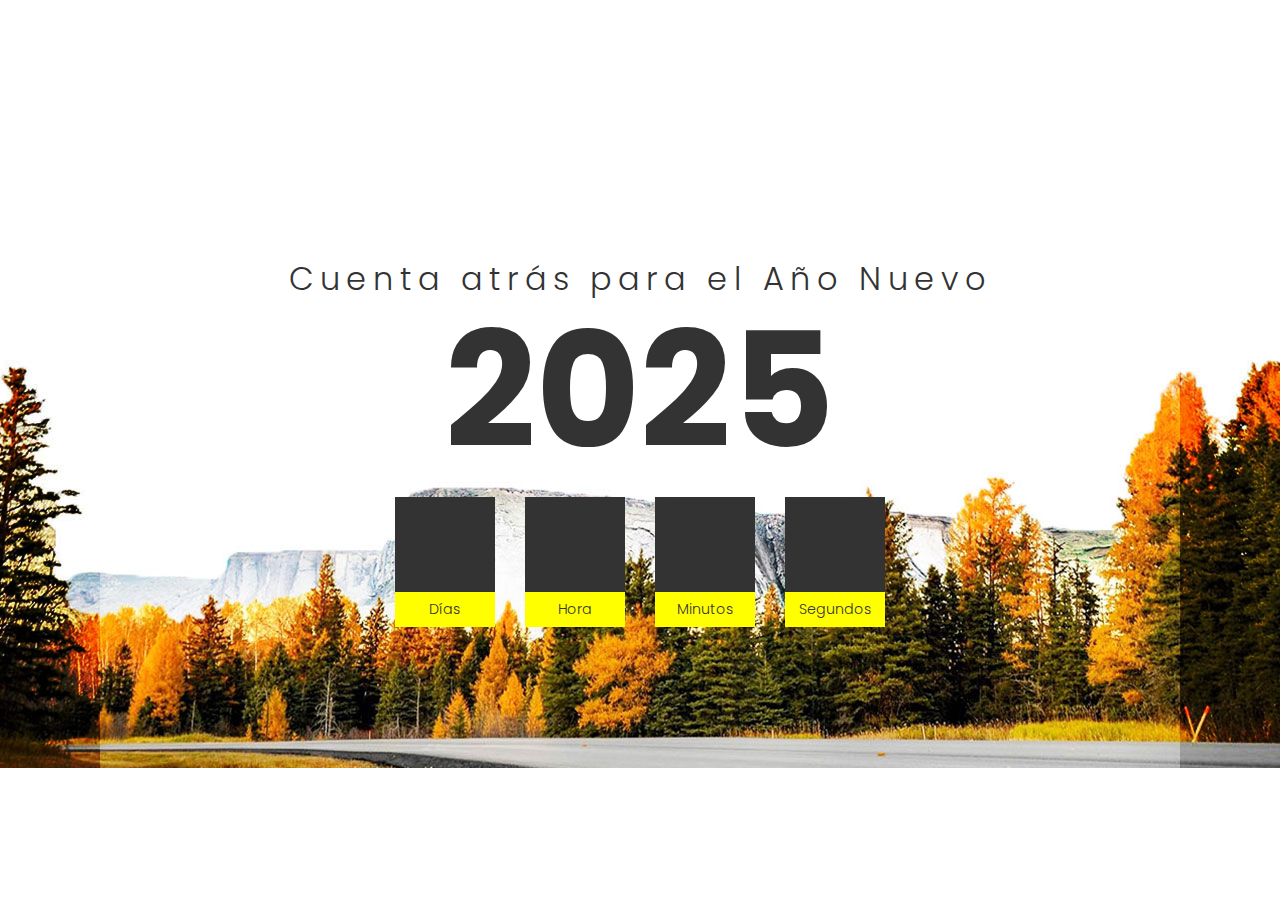
<file: Coming Soon Page 2/index.html>
<!DOCTYPE html>
<html lang="es">
<head>
  <!--==================== METADATOS ====================-->
  <meta charset="UTF-8">
  <meta name="viewport" content="width=device-width, initial-scale=1.0">
  <meta http-equiv="X-UA-Compatible" content="ie=edge">
  <meta name="description" content="Timer-Alarms-Countdowns">
  <meta name="keywords" content="HTML-CSS-JS">
  <meta name="author" content="Rocio Cuello">

  <!--==================== CSS ====================-->
  <link rel="stylesheet" href="assets/css/style.css">

  <!--==================== TITULO ====================-->
  <title>Timer-Alarms-Countdowns | Coming Soon Page</title>

  <!--==================== ICONO DE PESTAÑA ====================-->
  <link rel="icon" sizes="64x64" href="assets/img/favicon.webp"> 
  <link rel="icon" sizes="64x64" href="assets/img/favicon.png"> 
</head>
<body>
  <div class="container">
    <h2><span>Cuenta atrás para el Año Nuevo </span>2025</h2>
    <div class="countdown">
      <div id="day"></div>
      <div id="hour"></div>
      <div id="minute"></div>
      <div id="second"></div>
    </div>
  </div>
  <!--==================== SCRIPT ====================-->
  <script src="assets/js/script.js"></script>
</body>
</html>
</file>
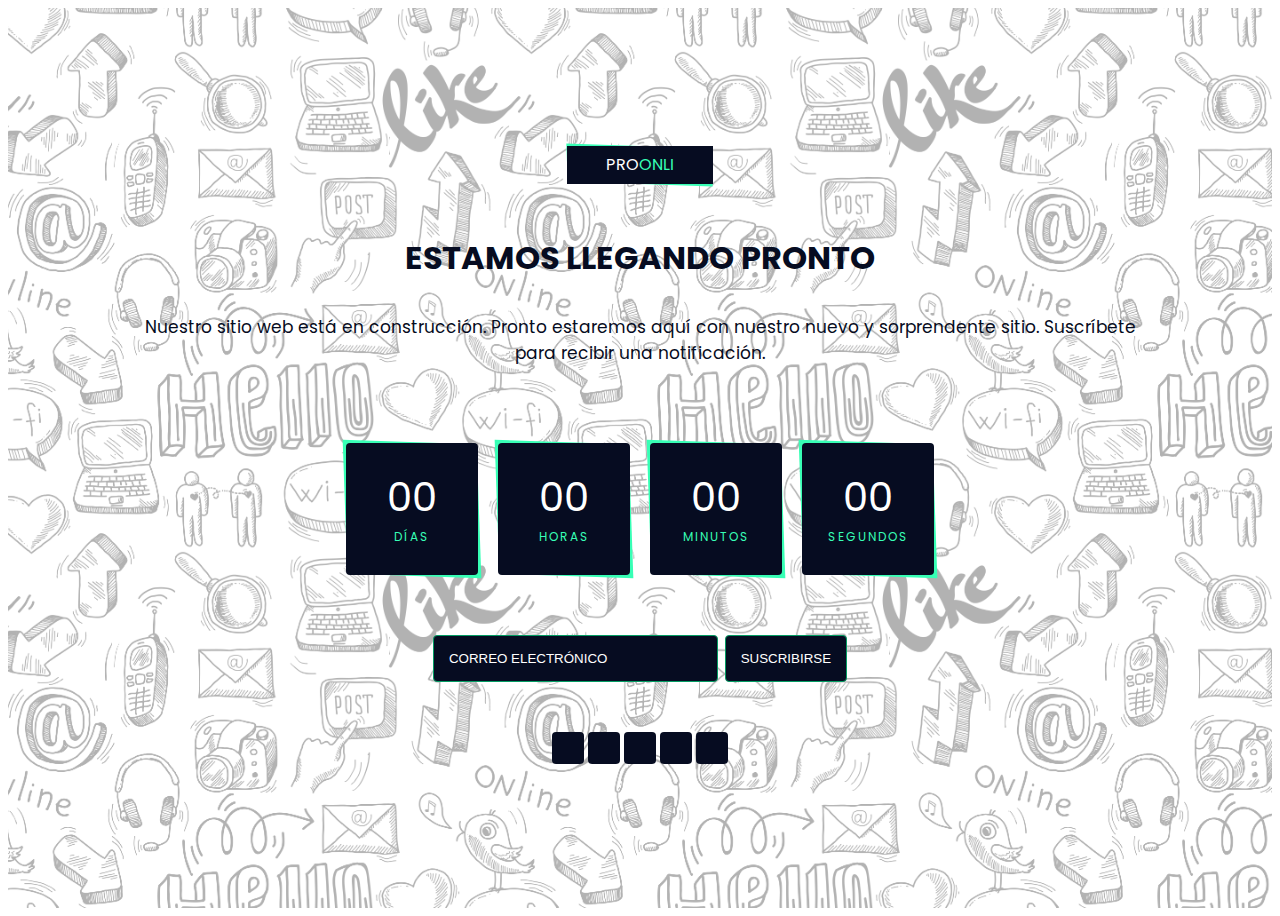
<file: Coming Soon Page 3/index.html>
<!DOCTYPE html>
<html lang="es">
<head>
  <!--==================== METADATOS ====================-->
  <meta charset="UTF-8">
  <meta name="viewport" content="width=device-width, initial-scale=1.0">
  <meta http-equiv="X-UA-Compatible" content="ie=edge">
  <meta name="description" content="Timer-Alarms-Countdowns">
  <meta name="keywords" content="HTML-CSS-JS">
  <meta name="author" content="Rocio Cuello">

  <!--==================== CSS ====================-->
  <link rel="stylesheet" href="assets/css/style.css">

  <!--==================== TITULO ====================-->
  <title>Timer-Alarms-Countdowns | Coming Soon Page</title>

  <!--==================== ICONO DE PESTAÑA ====================-->
  <link rel="icon" sizes="64x64" href="assets/img/favicon.webp"> 
  <link rel="icon" sizes="64x64" href="assets/img/favicon.png"> 
  
  <!--==================== ICONOS ====================-->
  <link rel="stylesheet" href="https://cdnjs.cloudflare.com/ajax/libs/font-awesome/6.7.1/css/all.min.css" integrity="sha512-5Hs3dF2AEPkpNAR7UiOHba+lRSJNeM2ECkwxUIxC1Q/FLycGTbNapWXB4tP889k5T5Ju8fs4b1P5z/iB4nMfSQ==" crossorigin="anonymous" referrerpolicy="no-referrer" />
</head>
<body>
  <section class="coming-soon-page">
    <div class="content-wrp">
      <div class="brand-name">
        Pro<span>Onli</span>
      </div>
      <h1 class="brand-head">Estamos llegando pronto</h1>
      <p class="brand-desc">
        Nuestro sitio web está en construcción. Pronto estaremos aquí con nuestro nuevo y sorprendente sitio. Suscríbete para recibir una notificación.
      </p>
      <div class="countdown">
        <div class="box">
          <div class="num days">00</div>
          <span>Días</span>
        </div>
        <div class="box">
          <div class="num hours">00</div>
          <span>Horas</span>
        </div>
        <div class="box">
          <div class="num minutes">00</div>
          <span>Minutos</span>
        </div>
        <div class="box">
          <div class="num seconds">00</div>
          <span>Segundos</span>
        </div>
      </div>
      <form action="" class="subscribe-form">
        <div class="field-wrp">
          <input type="email" placeholder="Correo electrónico" required />
          <button type="submit">Suscribirse</button>
        </div>
      </form>
      <div class="social-shares">
        <a href=""><i class="fa-brands fa-facebook"></i></a>
        <a href=""><i class="fa-brands fa-x-twitter"></i></a>
        <a href=""><i class="fa-brands fa-instagram"></i></a>
        <a href=""><i class="fa-brands fa-pinterest"></i></a>
        <a href=""><i class="fa-brands fa-linkedin"></i></a>
      </div>
    </div>
    <div class="scrollbg"></div>
  </section>
  <!--==================== SCRIPT ====================-->
  <script src="https://cdnjs.cloudflare.com/ajax/libs/jquery/3.7.1/jquery.min.js" integrity="sha512-v2CJ7UaYy4JwqLDIrZUI/4hqeoQieOmAZNXBeQyjo21dadnwR+8ZaIJVT8EE2iyI61OV8e6M8PP2/4hpQINQ/g==" crossorigin="anonymous" referrerpolicy="no-referrer"></script>
  <script src="assets/js/script.js"></script>
</body>
</html>
</file>
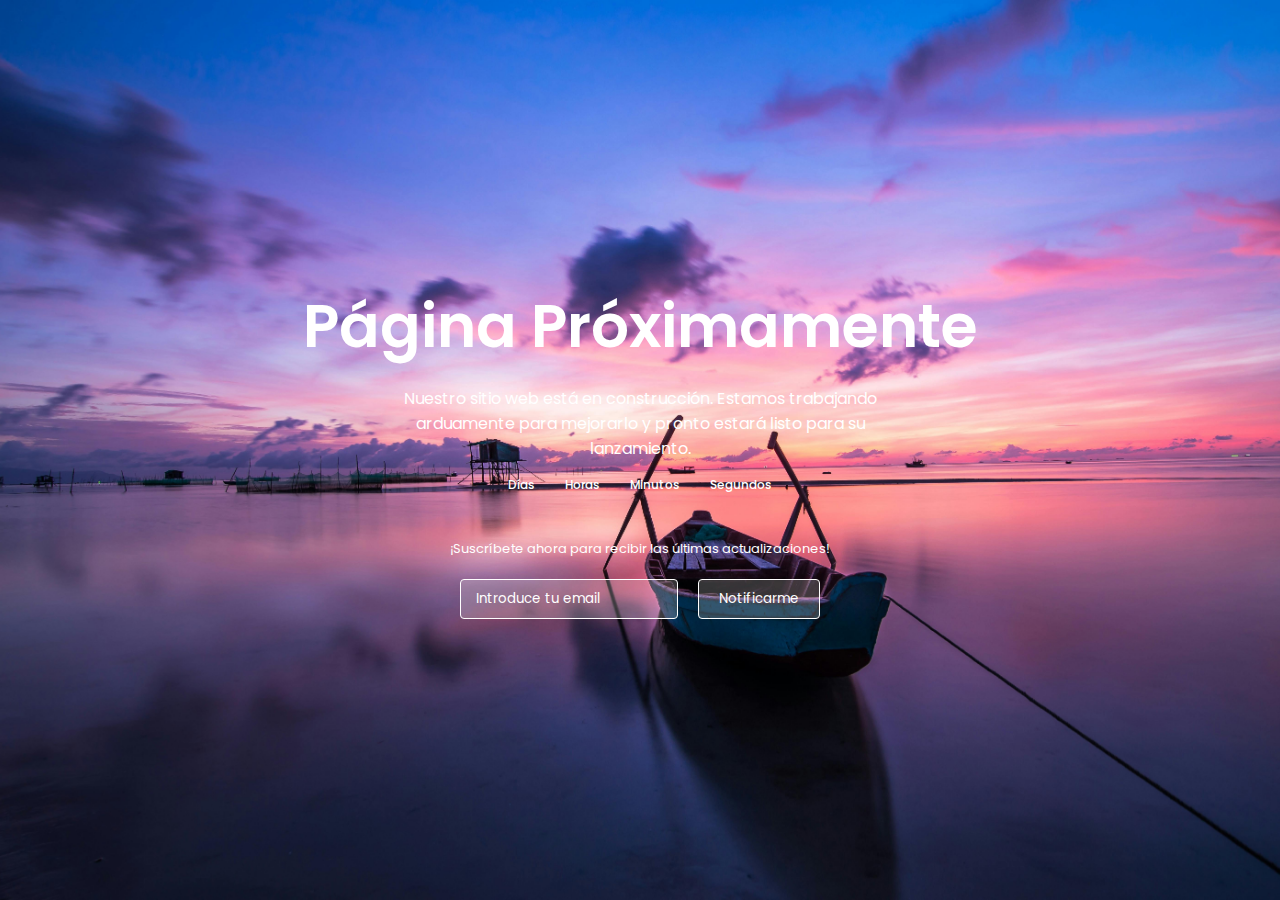
<file: Coming Soon Page/index.html>
<!DOCTYPE html>
<html lang="es">
<head>
  <!--==================== METADATOS ====================-->
  <meta charset="UTF-8">
  <meta name="viewport" content="width=device-width, initial-scale=1.0">
  <meta http-equiv="X-UA-Compatible" content="ie=edge">
  <meta name="description" content="Timer-Alarms-Countdowns">
  <meta name="keywords" content="HTML-CSS-JS">
  <meta name="author" content="Rocio Cuello">

  <!--==================== CSS ====================-->
  <link rel="stylesheet" href="assets/css/style.css">

  <!--==================== TITULO ====================-->
  <title>Timer-Alarms-Countdowns | Coming Soon Page</title>

  <!--==================== ICONO DE PESTAÑA ====================-->
  <link rel="icon" sizes="64x64" href="assets/img/favicon.webp"> 
  <link rel="icon" sizes="64x64" href="assets/img/favicon.png"> 
</head>
<body>
  <section class="container">
    <img src="assets/img/fondo.jpg" alt="" class="image" />
    <header>Página Próximamente</header>
    <p>
      Nuestro sitio web está en construcción. Estamos trabajando arduamente para mejorarlo y pronto estará listo para su lanzamiento.
    </p>
    <div class="time-content">
      <div class="time days">
        <span class="number"></span>
        <span class="text">días</span>
      </div>
      <div class="time hours">
        <span class="number"></span>
        <span class="text">horas</span>
      </div>
      <div class="time minutes">
        <span class="number"></span>
        <span class="text">minutos</span>
      </div>
      <div class="time seconds">
        <span class="number"></span>
        <span class="text">segundos</span>
      </div>
    </div>
    <div class="email-content">
      <p>¡Suscríbete ahora para recibir las últimas actualizaciones!</p>
      <div class="input-box">
        <input type="email" placeholder="Introduce tu email" />
        <button>Notificarme</button>
      </div>
    </div>
  </section>
  <!--==================== SCRIPT ====================-->
  <script src="assets/js/script.js"></script>
</body>
</html>
</file>
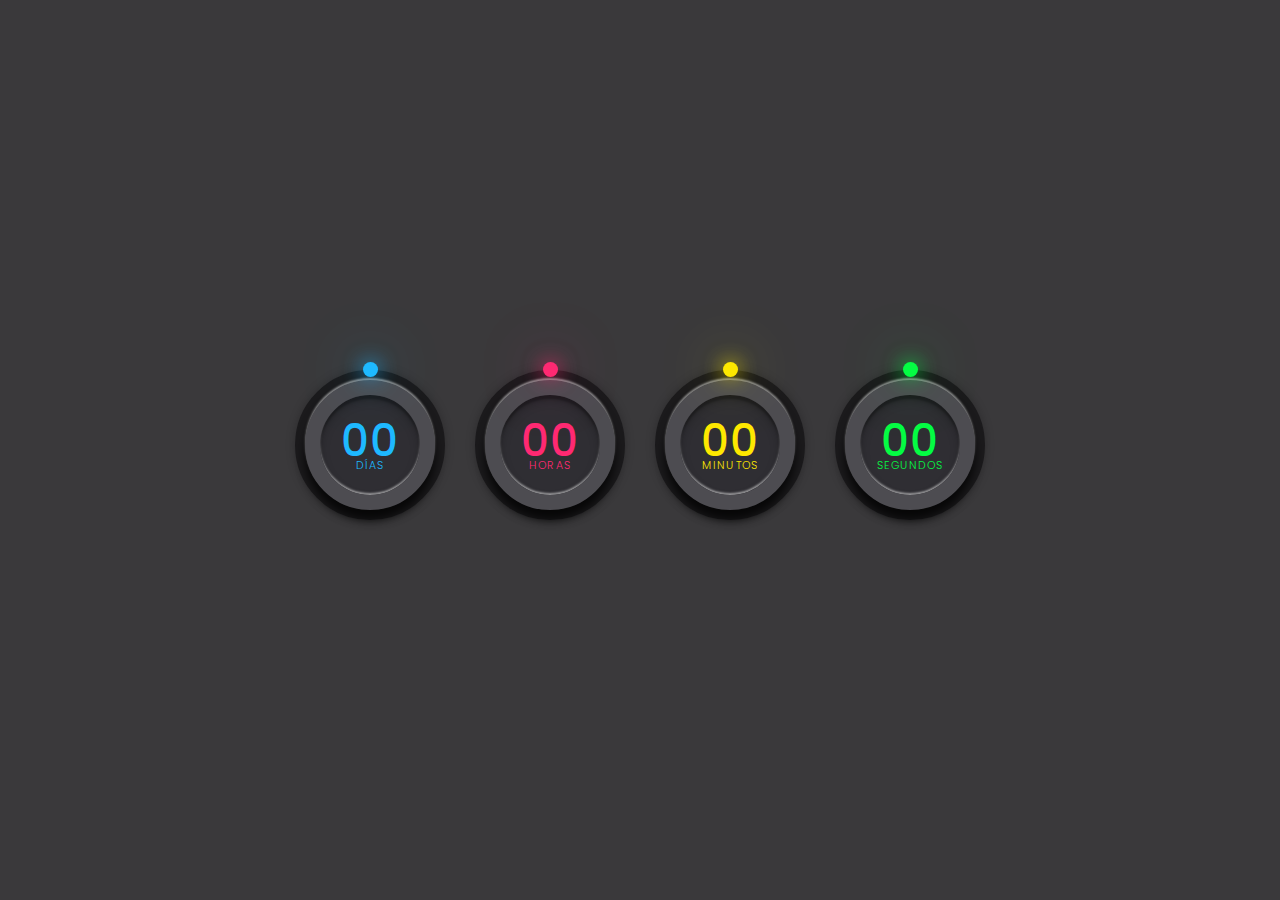
<file: Countdown Timer 2/index.html>
<!DOCTYPE html>
<html lang="es">
<head>
  <!--==================== METADATOS ====================-->
  <meta charset="UTF-8">
  <meta name="viewport" content="width=device-width, initial-scale=1.0">
  <meta http-equiv="X-UA-Compatible" content="ie=edge">
  <meta name="description" content="Timer-Alarms-Countdowns">
  <meta name="keywords" content="HTML-CSS-JS">
  <meta name="author" content="Rocio Cuello">

  <!--==================== CSS ====================-->
  <link rel="stylesheet" href="assets/css/style.css">

  <!--==================== TITULO ====================-->
  <title>Timer-Alarms-Countdowns | Countdown Timer</title>

  <!--==================== ICONO DE PESTAÑA ====================-->
  <link rel="icon" sizes="64x64" href="assets/img/favicon.webp"> 
  <link rel="icon" sizes="64x64" href="assets/img/favicon.png"> 
</head>
<body>
  <div id="time">
    <div class="circle" style="--clr:#1eb9ff;">
      <div class="dots day_dot"></div>
      <svg>
        <circle cx="70" cy="70" r="70"></circle>
        <circle cx="70" cy="70" r="70" id="dd"></circle>
      </svg>
      <div id="days">00<br><span>Días</span></div>
    </div>
    <div class="circle" style="--clr:#ff2972;">
      <div class="dots hr_dot"></div>
      <svg>
        <circle cx="70" cy="70" r="70"></circle>
        <circle cx="70" cy="70" r="70" id="hh"></circle>
      </svg>
      <div id="hours">00<br><span>Horas</span></div>
    </div>
    <div class="circle" style="--clr:#fee800;">
      <div class="dots min_dot"></div>
      <svg>
        <circle cx="70" cy="70" r="70"></circle>
        <circle cx="70" cy="70" r="70" id="mm"></circle>
      </svg>
      <div id="minutes">00<br><span>Minutos</span></div>
    </div>
    <div class="circle" style="--clr:#04fc43;">
      <div class="dots sec_dot"></div>
      <svg>
        <circle cx="70" cy="70" r="70"></circle>
        <circle cx="70" cy="70" r="70" id="ss"></circle>
      </svg>
      <div id="seconds">00<br><span>Segundos</span></div>
    </div>
  </div>
  <h2 class="newYear">2025<br><span>Feliz Año Nuevo</span></h2>
  <!--==================== SCRIPT ====================-->
  <script src="assets/js/script.js"></script>
</body>
</html>
</file>
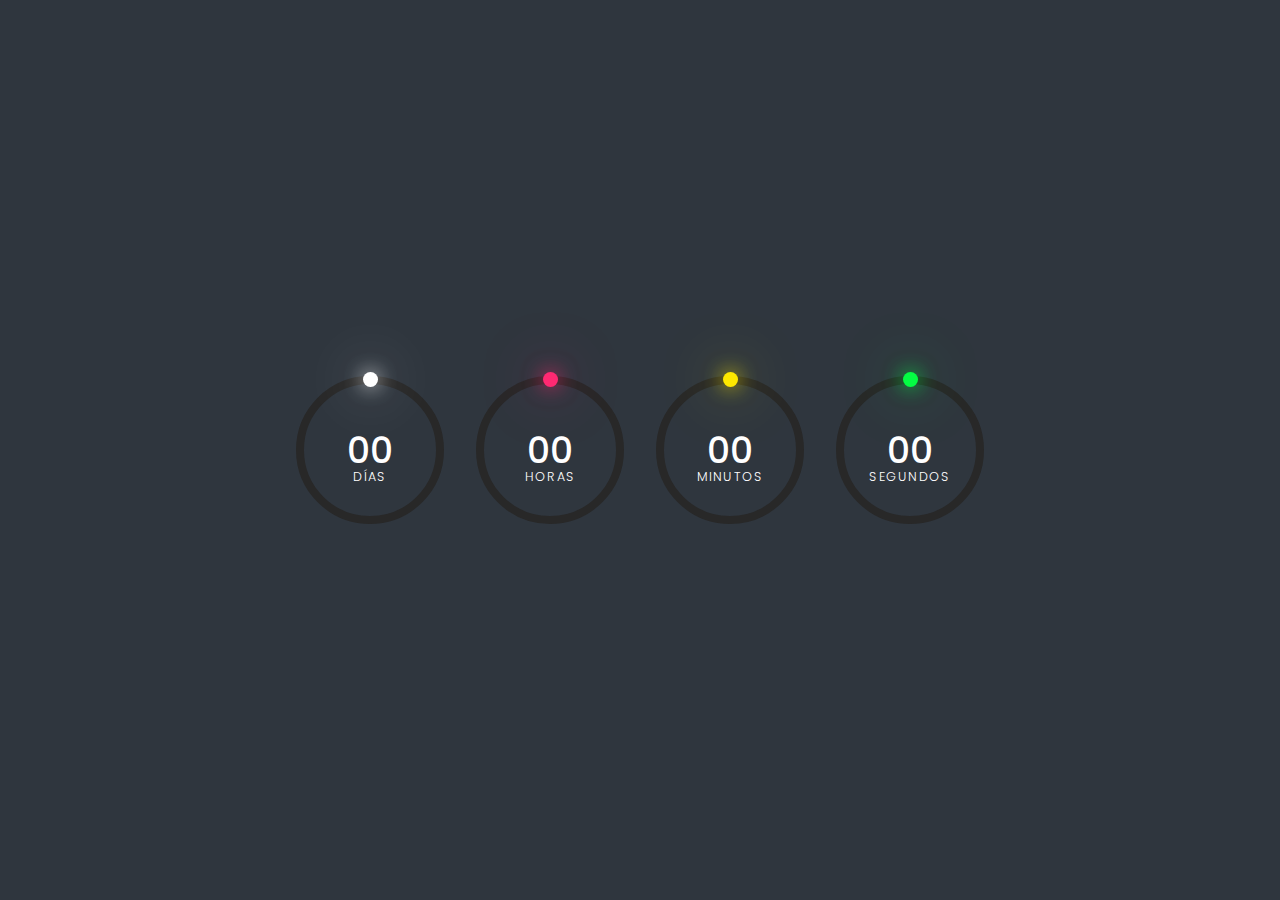
<file: Countdown Timer/index.html>
<!DOCTYPE html>
<html lang="es">
<head>
  <!--==================== METADATOS ====================-->
  <meta charset="UTF-8">
  <meta name="viewport" content="width=device-width, initial-scale=1.0">
  <meta http-equiv="X-UA-Compatible" content="ie=edge">
  <meta name="description" content="Timer-Alarms-Countdowns">
  <meta name="keywords" content="HTML-CSS-JS">
  <meta name="author" content="Rocio Cuello">

  <!--==================== CSS ====================-->
  <link rel="stylesheet" href="assets/css/style.css">

  <!--==================== TITULO ====================-->
  <title>Timer-Alarms-Countdowns | Countdown Timer</title>

  <!--==================== ICONO DE PESTAÑA ====================-->
  <link rel="icon" sizes="64x64" href="assets/img/favicon.webp"> 
  <link rel="icon" sizes="64x64" href="assets/img/favicon.png"> 
</head>
<body>
  <div id="time">
    <div class="circle" style="--clr:#ffffff;">
      <div class="dots day_dot"></div>
      <svg>
        <circle cx="70" cy="70" r="70"></circle>
        <circle cx="70" cy="70" r="70" id="dd"></circle>
      </svg>
      <div id="days">00<br><span>Días</span></div>
    </div>
    <div class="circle" style="--clr:#ff2972;">
      <div class="dots hr_dot"></div>
      <svg>
        <circle cx="70" cy="70" r="70"></circle>
        <circle cx="70" cy="70" r="70" id="hh"></circle>
      </svg>
      <div id="hours">00<br><span>Horas</span></div>
    </div>
    <div class="circle" style="--clr:#fee800;">
      <div class="dots min_dot"></div>
      <svg>
        <circle cx="70" cy="70" r="70"></circle>
        <circle cx="70" cy="70" r="70" id="mm"></circle>
      </svg>
      <div id="minutes">00<br><span>Minutos</span></div>
    </div>
    <div class="circle" style="--clr:#04fc43;">
      <div class="dots sec_dot"></div>
      <svg>
        <circle cx="70" cy="70" r="70"></circle>
        <circle cx="70" cy="70" r="70" id="ss"></circle>
      </svg>
      <div id="seconds">00<br><span>Segundos</span></div>
    </div>
  </div>
  <h2 class="newYear">2025<br><span>Feliz Año Nuevo</span></h2>
  <!--==================== SCRIPT ====================-->
  <script src="assets/js/script.js"></script>
</body>
</html>
</file>
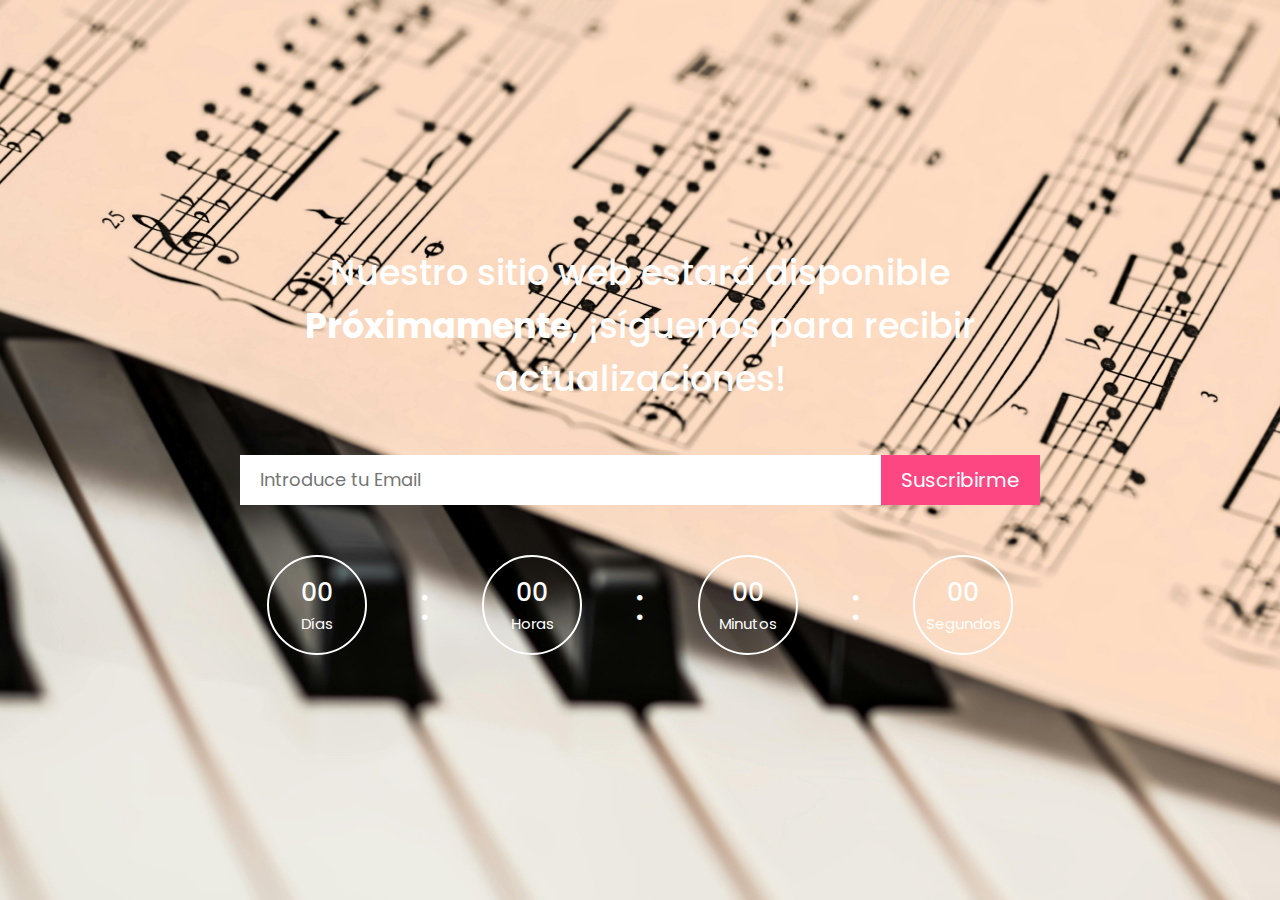
<file: Responsive Coming Soon Page Design/index.html>
<!DOCTYPE html>
<html lang="es">
<head>
  <!--==================== METADATOS ====================-->
  <meta charset="UTF-8">
  <meta name="viewport" content="width=device-width, initial-scale=1.0">
  <meta http-equiv="X-UA-Compatible" content="ie=edge">
  <meta name="description" content="Timer-Alarms-Countdowns">
  <meta name="keywords" content="HTML-CSS-JS">
  <meta name="author" content="Rocio Cuello">

  <!--==================== CSS ====================-->
  <link rel="stylesheet" href="assets/css/style.css">

  <!--==================== TITULO ====================-->
  <title>Timer-Alarms-Countdowns | Responsive Coming Soon Page Design</title>

  <!--==================== ICONO DE PESTAÑA ====================-->
  <link rel="icon" sizes="64x64" href="assets/img/favicon.webp"> 
  <link rel="icon" sizes="64x64" href="assets/img/favicon.png"> 
</head>
<body>
  <div class="wrapper">
    <div class="title">
      Nuestro sitio web estará disponible <span>Próximamente</span>, ¡síguenos para recibir actualizaciones!
    </div>
    <form action="#" class="form">
       <div class="email-field">
          <input type="email" placeholder="Introduce tu Email" required>
          <button type="submit">Suscribirme</button>
       </div>
    </form>
    <div class="count-down">
       <div class="timer day">
          <div class="count">
             <div class="numb">
                00
             </div>
             <div class="text">
                Días
             </div>
          </div>
       </div>
       <div class="clone">
          :
       </div>
       <div class="timer hour">
          <div class="count">
             <div class="numb">
                00
             </div>
             <div class="text">
                Horas
             </div>
          </div>
       </div>
       <div class="clone">
          :
       </div>
       <div class="timer min">
          <div class="count">
             <div class="numb">
                00
             </div>
             <div class="text">
                Minutos
             </div>
          </div>
       </div>
       <div class="clone">
          :
       </div>
       <div class="timer sec">
          <div class="count">
             <div class="numb">
                00
             </div>
             <div class="text">
                Segundos
             </div>
          </div>
       </div>
    </div>
 </div>
  <!--==================== SCRIPT ====================-->
  <script src="assets/js/script.js"></script>
</body>
</html>
</file>
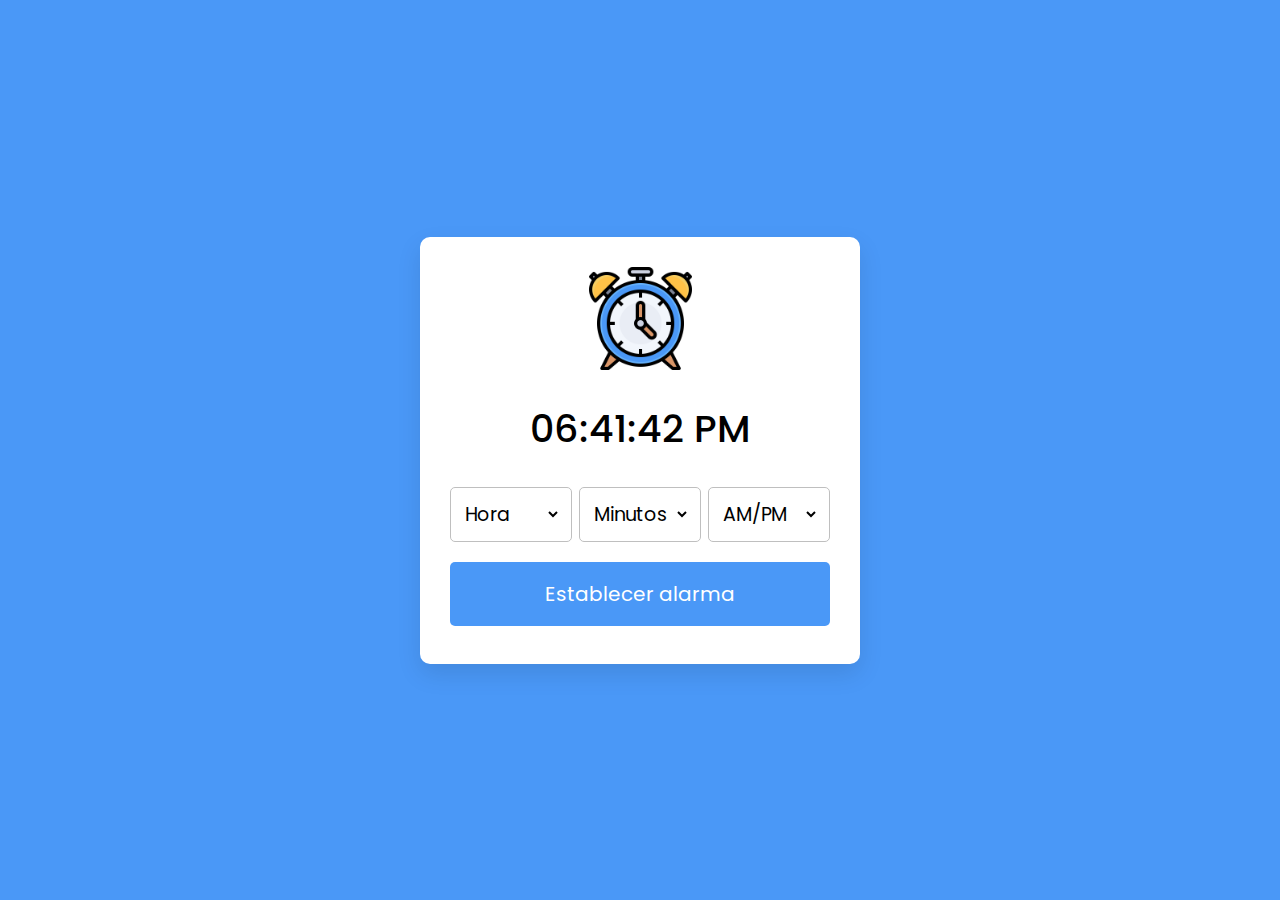
<file: Simple Alarm Clock/index.html>
<!DOCTYPE html>
<html lang="es">
<head>
  <!--==================== METADATOS ====================-->
  <meta charset="UTF-8">
  <meta name="viewport" content="width=device-width, initial-scale=1.0">
  <meta http-equiv="X-UA-Compatible" content="ie=edge">
  <meta name="description" content="Timer-Alarms-Countdowns">
  <meta name="keywords" content="HTML-CSS-JS">
  <meta name="author" content="Rocio Cuello">

  <!--==================== CSS ====================-->
  <link rel="stylesheet" href="assets/css/style.css">

  <!--==================== TITULO ====================-->
  <title>Timer-Alarms-Countdowns | Simple Alarm Clock</title>

  <!--==================== ICONO DE PESTAÑA ====================-->
  <link rel="icon" sizes="64x64" href="assets/img/favicon.webp"> 
  <link rel="icon" sizes="64x64" href="assets/img/favicon.png"> 
</head>
<body>
  <div class="wrapper">
    <img src="assets/img/clock.svg" alt="clock">
    <h1>00:00:00 PM</h1>
    <div class="content">
      <div class="column">
        <select>
          <option value="Hour" selected disabled hidden>Hora</option>
        </select>
      </div>
      <div class="column">
        <select>
          <option value="Minute" selected disabled hidden>Minutos</option>
        </select>
      </div>
      <div class="column">
        <select>
          <option value="AM/PM" selected disabled hidden>AM/PM</option>
        </select>
      </div>
    </div>
    <button>Establecer alarma</button>
  </div>
  <!--==================== SCRIPT ====================-->
  <script src="assets/js/script.js"></script>
</body>
</html>
</file>
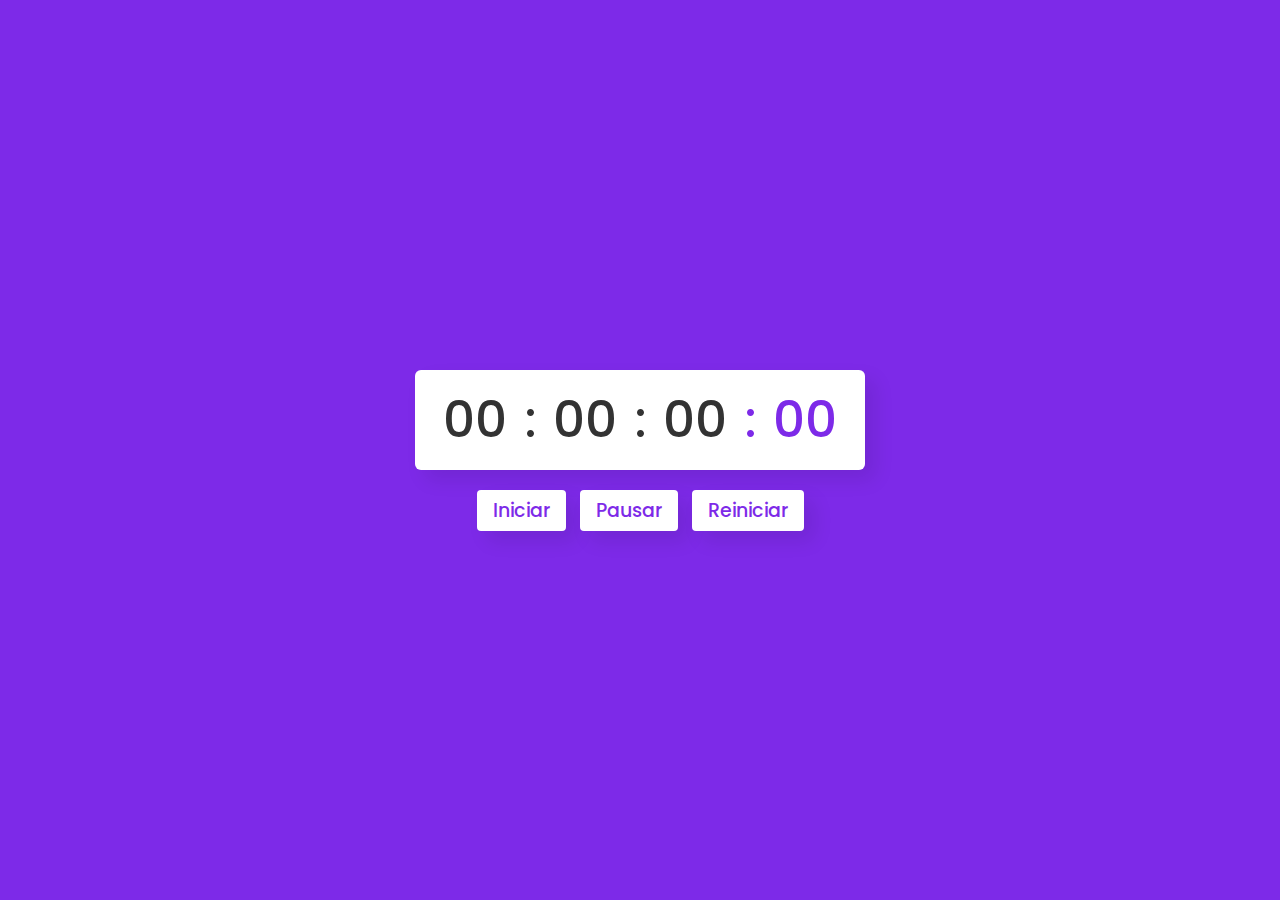
<file: Stopwatch/index.html>
<!DOCTYPE html>
<html lang="es">
<head>
  <!--==================== METADATOS ====================-->
  <meta charset="UTF-8">
  <meta name="viewport" content="width=device-width, initial-scale=1.0">
  <meta http-equiv="X-UA-Compatible" content="ie=edge">
  <meta name="description" content="Timer-Alarms-Countdowns">
  <meta name="keywords" content="HTML-CSS-JS">
  <meta name="author" content="Rocio Cuello">

  <!--==================== CSS ====================-->
  <link rel="stylesheet" href="assets/css/style.css">

  <!--==================== TITULO ====================-->
  <title>Timer-Alarms-Countdowns | Stopwatch</title>

  <!--==================== ICONO DE PESTAÑA ====================-->
  <link rel="icon" sizes="64x64" href="assets/img/favicon.webp"> 
  <link rel="icon" sizes="64x64" href="assets/img/favicon.png"> 
</head>
<body>
  <div class="wrapper">
    <div class="time">
      <span class="hour">00</span>
      <span class="colon">:</span>
      <span class="minute">00</span>
      <span class="colon">:</span>
      <span class="second">00</span>
      <span class="colon ms-colon">:</span>
      <span class="millisecond">00</span>
    </div>
    <div class="buttons">
      <button class="start">Iniciar</button>
      <button class="stop">Pausar</button>
      <button class="reset">Reiniciar</button>
    </div>
  </div>
  <!--==================== SCRIPT ====================-->
  <script src="assets/js/script.js"></script>
</body>
</html>
</file>
<file: Coming Soon Page 2/assets/css/style.css>
@import url('https://fonts.googleapis.com/css2?family=Poppins:ital,wght@0,100;0,200;0,300;0,400;0,500;0,600;0,700;0,800;0,900;1,100;1,200;1,300;1,400;1,500;1,600;1,700;1,800;1,900&display=swap');
*{
    margin: 0;
    padding: 0;
    font-family: "Poppins", sans-serif;
}
body{
    background: #333 url(../img/bg.jpg);
    background-attachment: fixed;
    background-blend-mode: hard-light; 
}
.container{
    position: absolute;
    top: 80px;
    left: 100px;
    right: 100px;
    bottom: 80px;
    background: url(../img/bg.jpg);
    background-attachment: fixed;
    display: flex;
    justify-content: center;
    align-items: center;
    flex-direction: column;
    box-shadow: 0 50px 50px rgba(0,0,0,0.5)
    0 0 0 100px rgba(0,0,0,0.1);
}
.container h2{
    text-align: center;
    font-size: 10em;
    line-height: 0.7em;
    color: #333;
    margin-top: -80px;
}
.container h2 span{
    display: block;
    font-weight: 300;
    letter-spacing: 6px;
    font-size: 0.2em;
}
.countdown{
    display: flex;
    margin-top: 50px;
}
.countdown div{
    position: relative;
    width: 100px;
    height: 100px;
    line-height: 100px;
    text-align: center;
    background: #333;
    color: #fff;
    margin: 0 15px;
    font-style: 3em;
    font-weight: 500;
}
.countdown div::before{
    content: '';
    position: absolute;
    bottom: -30px;
    left: 0;
    width: 100%;
    height: 35px;
    background: #ff0;
    color: #333;
    font-size: .89em;
    line-height: 35px;
    font-weight: 300;
}
.countdown #day::before{
    content: 'Días';
}
.countdown #hour::before{
    content: 'Hora';
}
.countdown #minute::before{
    content: 'Minutos';
}
.countdown #second::before{
    content: 'Segundos';
}
</file>
<file: Coming Soon Page 3/assets/css/style.css>
@import url('https://fonts.googleapis.com/css2?family=Poppins:ital,wght@0,100;0,200;0,300;0,400;0,500;0,600;0,700;0,800;0,900;1,100;1,200;1,300;1,400;1,500;1,600;1,700;1,800;1,900&display=swap');
.coming-soon-page{
    display: flex;
    flex-wrap: wrap;
    flex-direction: row;
    justify-content: center;
    align-items: center;
    min-height: 100vh;
    position: relative;
    z-index: 0;
    padding: 0 10%;
    overflow: hidden;
    background: transparent;
    font-family: "Poppins", serif;
}
.coming-soon-page .content-wrp{
    display: flex;
    flex: 0 0 100%;
    max-width: 100%;
    flex-wrap: wrap;
    text-align: center;
    position: relative;
    z-index: 2;
}
.coming-soon-page .content-wrp .brand-name{
    position: relative;
    flex: 0 0 10%;
    max-width: 10%;
    padding: 5px 20px;
    line-height: 1.5;
    text-transform: uppercase;
    margin: 0 auto 50px;
    color: #fff;
    border: 2px solid transparent;
    background-color: #060c21;
}
.coming-soon-page .content-wrp .brand-name::before{
    content: '';
    position: absolute;
    top: -2px;
    left: -2px;
    right: -2px;
    bottom: -2px;
    z-index: -1;
    transform: skew(2deg,2deg);
    background: #37ffb5;
}
.coming-soon-page .content-wrp .brand-name span{
    display: inline-block;
    color: #37ffb5;
}
.coming-soon-page .content-wrp .brand-head{
    flex: 0 0 100%;
    max-width: 100%;
    margin: 0 0 15px;
    font-size: 32px;
    text-transform: uppercase;
    color: #060c21;
}
.coming-soon-page .content-wrp .brand-desc{
    flex: 0 0 100%;
    max-width: 100%;
    font-size: 17px;
    color: #060c21;
}
.coming-soon-page .content-wrp .countdown{
    display: flex;
    justify-content: center;
    align-items: center;
    flex-wrap: wrap;
    flex: 0 0 100%;
    margin: 50px 0;
}
.coming-soon-page .content-wrp .countdown .box{
    position: relative;
    display: flex;
    flex-direction: column;
    justify-content: center;
    flex: 0 0 120px;
    max-width: 120px;
    margin: 10px;
    height: 120px;
    font-size: 18px;
    padding: 5px;
    border-radius: 4px;
    color: #fff;
    border: 1px solid transparent;
    background-color: #060c21;
}
.coming-soon-page .content-wrp .countdown .box::before{
    content: '';
    position: absolute;
    top: -2px;
    left: -2px;
    right: -2px;
    bottom: -2px;
    z-index: -1;
    transform: skew(2deg,2deg);
    background: #37ffb5;
}
.coming-soon-page .content-wrp .countdown .box div{
    margin: 0 0 5px;
    line-height: 1.3;
    font-size: 40px;
    color: #fff;
}
.coming-soon-page .content-wrp .countdown .box span{
    display: inline-block;
    font-size: 12px;
    font-weight: 400;
    text-transform: uppercase;
    letter-spacing: 2px;
    color:  #37ffb5;
}
.coming-soon-page .content-wrp .subscribe-form{
    flex: 0 0 100%;
}
.coming-soon-page .content-wrp .subscribe-form input[type="email"]{
    padding: 15px;
    width: 25%;
    border-radius: 4px;
    text-transform: uppercase;
    background: #060c21;
    color: #fff;
    border: 1px solid #039c63;
}
::placeholder{
    color: #fff;
}
.coming-soon-page .content-wrp .subscribe-form input[type="email"]:focus,
.coming-soon-page .content-wrp .subscribe-form input[type="email"]:active{
    border-color: #039c63;
}
.coming-soon-page .content-wrp .subscribe-form button[type="submit"]{
    padding: 15px;
    border-radius: 4px;
    margin-left: 3px;
    cursor: pointer;
    text-transform: uppercase;
    transition: ease 1s;
    background: #060c21;
    color: #fff;
    border: 1px solid #039c63;
}

.coming-soon-page .content-wrp .subscribe-form button[type="submit"]:hover{
    background: #039c63;
    color: #fff;
}

.coming-soon-page .content-wrp .social-shares{
    flex: 0 0 100%;
    margin-top: 50px;
}
.coming-soon-page .content-wrp .social-shares a{
    display: inline-block;
    height: 30px;
    width: 30px;
    line-height: 30px;
    border-radius: 4px;
    border: 1px solid transparent;
    color: #fff;
    background: #060c21;
}
.coming-soon-page .content-wrp .social-shares a:hover{
    background: #039c63;
}
.coming-soon-page .scrollbg{
    background-image: url(../img/fondo.jpg);
    background-position: center center;
    background-size: 500px;
    position: absolute;
    top: 0;
    left: 0;
    height: 400%;
    width: 100%;
    opacity: 0.3;
    animation: proonlipc 5s linear infinite;
}
@keyframes proonlipc{
    0%{
        transform: translate3d(0,0,0);
    }
    100%{
        transform: translate3d(0,-320px,0);  
    }
}
@media only screen and (max-width:850px){
    .coming-soon-page{
        flex-direction: column;
    }
    .coming-soon-page .content-wrp .brand-name{
        flex: 0 0 30%;
        max-width: 30%;
    }
    .coming-soon-page .content-wrp .subscribe-form input[type="email"]{
        width: 50%;
    }
}
@media only screen and (max-width:625px){
    .coming-soon-page .content-wrp .brand-name{
        flex: 0 0 30%;
        max-width: 30%;
    }
}
@media only screen and (max-width:350px){
    .coming-soon-page .content-wrp .subscribe-form input[type="email"]{
        width:85%;
        margin-bottom: 10px;
    }
    .coming-soon-page .content-wrp .subscribe-form button[type="submit"]{
        width: 50%;
    }
}
</file>
<file: Coming Soon Page/assets/css/style.css>
@import url("https://fonts.googleapis.com/css2?family=Poppins:wght@300;400;500;600;700&display=swap");
* {
  margin: 0;
  padding: 0;
  box-sizing: border-box;
  font-family: "Poppins", sans-serif;
}
.container {
  display: flex;
  row-gap: 15px;
  align-items: center;
  justify-content: center;
  flex-direction: column;
  height: 100vh;
  width: 100%;
  overflow: hidden;
}
.container .image {
  position: absolute;
  height: 100%;
  width: 100%;
  object-fit: cover;
  z-index: -1;
}
.container header {
  font-size: 60px;
  color: #fff;
  font-weight: 600;
  text-align: center;
}
.container p {
  font-size: 16px;
  font-weight: 400;
  color: #fff;
  max-width: 550px;
  text-align: center;
}
.container .time-content {
  display: flex;
  column-gap: 30px;
  align-items: center;
}
.time-content .time {
  display: flex;
  align-items: center;
  flex-direction: column;
}
.time .number,
.time .text {
  font-weight: 500;
  color: #fff;
}
.time .number {
  font-size: 40px;
}
.time .text {
  text-transform: capitalize;
  font-size: 12px;
}
.email-content {
  display: flex;
  align-items: center;
  flex-direction: column;
  margin-top: 30px;
  width: 100%;
}
.email-content p {
  font-size: 13px;
}
.input-box {
  display: flex;
  align-items: center;
  height: 40px;
  max-width: 360px;
  width: 100%;
  margin-top: 20px;
  column-gap: 20px;
}
.input-box input,
.input-box button {
  height: 100%;
  outline: none;
  border: none;
  border: 1px solid #fff;
  border-radius: 4px;
  background-color: rgba(255, 255, 255, 0.2);
  font-weight: 400;
}
.input-box input {
  width: 100%;
  padding: 0 15px;
  color: #fff;
}
input::placeholder {
  color: #fff;
}
.input-box button {
  cursor: pointer;
  color: #fff;
  white-space: nowrap;
  padding: 0 20px;
  transition: all 0.3s ease;
}
.input-box button:hover {
  background-color: #fff;
  color: #0d6a81;
}
@media screen and (max-width: 300px) {
  .container header {
    font-size: 50px;
  }
}
</file>
<file: Countdown Timer 2/assets/css/style.css>
@import url('https://fonts.googleapis.com/css2?family=Poppins:ital,wght@0,100;0,200;0,300;0,400;0,500;0,600;0,700;0,800;0,900;1,100;1,200;1,300;1,400;1,500;1,600;1,700;1,800;1,900&display=swap');
*{
    margin: 0;
    padding: 0;
    box-sizing: border-box;
    font-family: "Poppins", serif;
}
body{
    display: flex;
    justify-content: center;
    align-items: center;
    min-height: 100vh;
    background: #3a393b;
}
#time{
    display: flex;
    gap: 30px;
}
#time .circle{
    position: relative;
    width: 150px;
    height: 150px;
    display: flex;
    justify-content: center;
    align-items: center;
    border-radius: 50%;
    box-shadow: 0 0 10px rgba(0, 0, 0,0.25);
}
#time .circle::before{
    content: '';
    position: absolute;
    inset: 0;
    border: 10px solid #1b1a1c;
    border-radius: 50%;
}
#time .circle::after{
    content: '';
    position: absolute;
    width: 100px;
    height: 100px;
    background: #2f2e33;
    border-radius: 50%;
    border: 15px solid #4d4c51;
    box-shadow: inset 0 5px 10px rgba(0, 0, 0,0.25),
    0 10px 10px rgba(0, 0, 0,0.75),
    0 -2px 2px rgba(255,255,255,0.5),
    inset 0 4px 2px rgba(0, 0, 0,0.25),
    inset 0 -2px 2px rgba(255,255,255,0.5);
}
#time .circle svg{
    position: relative;
    width: 150px;
    height: 150px;
    transform: rotate(270deg);
}
#time .circle svg circle{
    width: 100%;
    height: 100%;
    fill: transparent;
    stroke-width: 8;
    stroke: var(--clr);
    stroke-linecap: round;
    transform: translate(5px,5px);
    stroke-dasharray: 440;
    stroke-dashoffset: 440;
}
#time div{
    position: absolute;
    text-align: center;
    font-weight: 500;
    color: #fff;
    z-index: 1000;
    color: var(--clr);
    font-size: 1.65em;
    transform: translateY(-5px);
}
#time div span{
    position: absolute;
    transform: translateX(-50%) translateY(-15px);
    font-size: 0.25em;
    font-weight: 300;
    letter-spacing: 0.1em;
    text-transform: uppercase;
}
#time .dots{
    position: absolute;
    width: 100%;
    height: 100%;
    border-radius: 50%;
    display: flex;
    justify-content: center;
    align-items: flex-start;
    z-index: 1000;
}
#time .dots::before{
    content: '';
    position: absolute;
    top: -3px;
    width: 15px;
    height: 15px;
    background:var(--clr);
    border-radius: 50%;
    box-shadow: 0 0 20px var(--clr), 0 0 60px var(--clr);
}
.newYear{
    font-size: 8em;
    font-weight: 500;
    color: #fff;
    text-align: center;
    line-height: 0.6em;
    display: none;
}
.newYear span{
    font-size: 0.5em;
    font-weight: 500;
}
</file>
<file: Countdown Timer/assets/css/style.css>
@import url('https://fonts.googleapis.com/css2?family=Poppins:ital,wght@0,100;0,200;0,300;0,400;0,500;0,600;0,700;0,800;0,900;1,100;1,200;1,300;1,400;1,500;1,600;1,700;1,800;1,900&display=swap');
*{
    margin: 0;
    padding: 0;
    box-sizing: border-box;
    font-family: "Poppins", serif;
}
body{
    display: flex;
    justify-content: center;
    align-items: center;
    min-height: 100vh;
    background: #2f363e;
}
#time{
    display: flex;
    gap: 30px;
}
#time .circle{
    position: relative;
    width: 150px;
    height: 150px;
    display: flex;
    justify-content: center;
    align-items: center;
}
#time .circle svg{
    position: relative;
    width: 150px;
    height: 150px;
    transform: rotate(270deg);
}
#time .circle svg circle{
    width: 100%;
    height: 100%;
    fill: transparent;
    stroke-width: 8;
    stroke: #282828;
    stroke-linecap: round;
    transform: translate(5px,5px);
}
#time .circle svg circle:nth-child(2){
    stroke: var(--clr);
    stroke-dasharray: 440;
    stroke-dashoffset: 440;
}
#time div{
    position: absolute;
    text-align: center;
    font-weight: 500;
    color: #fff;
    font-size: 1.5em;
}
#time div span{
    position: absolute;
    transform: translateX(-50%) translateY(-10px);
    font-size: 0.35em;
    font-weight: 300;
    letter-spacing: 0.1em;
    text-transform: uppercase;
}
#time .dots{
    position: absolute;
    width: 100%;
    height: 100%;
    border-radius: 50%;
    display: flex;
    justify-content: center;
    align-items: flex-start;
    z-index: 1000;
}
#time .dots::before{
    content: '';
    position: absolute;
    top: -3px;
    width: 15px;
    height: 15px;
    background:var(--clr);
    border-radius: 50%;
    box-shadow: 0 0 20px var(--clr), 0 0 60px var(--clr);
}
.newYear{
    font-size: 8em;
    font-weight: 500;
    color: #fff;
    text-align: center;
    line-height: 0.6em;
    display: none;
}
.newYear span{
    font-size: 0.5em;
    font-weight: 500;
}
</file>
<file: Responsive Coming Soon Page Design/assets/css/style.css>
@import url('https://fonts.googleapis.com/css?family=Poppins:400,500,600,700&display=swap');
*{
  margin: 0;
  padding: 0;
  box-sizing: border-box;
  font-family: 'Poppins', sans-serif;
}
html,body{
  display: grid;
  height: 100%;
  width: 100%;
  place-items: center;
  background: url(../img/pexels-pixabay-210764.jpg) no-repeat;
  background-size: cover;
  background-position: center;
}
::selection{
  color: #fff;
  background: #FC4782;
}
.wrapper{
  color: #fff;
  max-width: 900px;
  text-align: center;
  padding: 0 50px;
}
.wrapper .title{
  font-size: 35px;
  font-weight: 500;
}
.wrapper .title span{
  font-weight: 700;
}
.wrapper form{
  margin: 50px 0;
}
.wrapper form .email-field{
  height: 50px;
  width: 100%;
  display: flex;
  align-items: center;
  justify-content: center;
}
form .email-field input{
  width: 100%;
  height: 100%;
  padding-left: 20px;
  border: none;
  outline: none;
  font-size: 18px;
}
form .email-field button{
  height: 100%;
  width: 200px;
  outline: none;
  border: none;
  background: #FC4782;
  color: #fff;
  font-size: 20px;
  cursor: pointer;
  transition: background 0.3s ease;
}
form .email-field button:hover{
  background: #000;
}
.wrapper .count-down{
  display: flex;
  width: 100%;
  height: 100px;
  flex-wrap: wrap;
  align-items: center;
  justify-content: space-around;
}
.wrapper .count-down .timer{
  height: 100%;
  width: 100px;
  border: 2px solid;
  border-radius: 50%;
  display: flex;
  align-items: center;
  justify-content: center;
}
.count-down .timer .numb{
  font-size: 25px;
  font-weight: 500;
}
.count-down .timer .text{
  font-size: 15px;
}
.count-down .clone{
  font-size: 45px;
}
@media (max-width: 630px) {
  .wrapper .count-down{
    height: 80px;
  }
  .wrapper .count-down .timer{
    width: 80px;
  }
  .count-down .timer .numb{
    font-size: 20px;
  }
  .count-down .timer .text{
    font-size: 13px;
  }
  .count-down .clone{
    font-size: 40px;
  }
}
@media (max-width: 542px){
  .wrapper{
    padding: 0 20px;
  }
  .wrapper .count-down .timer{
    border: none;
  }
  .count-down .timer .numb{
    font-size: 28px;
  }
  .count-down .timer .text{
    font-size: 15px;
  }
  .count-down .clone{
    display: none;
  }
  .form .email-field button{
    width: 150px;
    font-size: 17px;
  }
}
@media (max-width: 340px){
  .wrapper .count-down{
    height: 30px;
  }
  .wrapper .count-down .timer{
    width: 30px;
  }
}
</file>
<file: Simple Alarm Clock/assets/css/style.css>
@import url('https://fonts.googleapis.com/css2?family=Poppins:wght@400;500;600&display=swap');
*{
  margin: 0;
  padding: 0;
  box-sizing: border-box;
  font-family: 'Poppins', sans-serif;
}
body, .wrapper, .content{
  display: flex;
  align-items: center;
  justify-content: center;
}
body{
  padding: 0 10px;
  min-height: 100vh;
  background: #4A98F7;
}
.wrapper{
  width: 440px;
  padding: 30px 30px 38px;
  background: #fff;
  border-radius: 10px;
  flex-direction: column;
  box-shadow: 0 10px 25px rgba(0,0,0,0.1);
}
.wrapper img{
  max-width: 103px;
}
.wrapper h1{
  font-size: 38px;
  font-weight: 500;
  margin: 30px 0;
}
.wrapper .content{
  width: 100%;
  justify-content: space-between;
}
.content.disable{
  cursor: no-drop;
}
.content .column{
  padding: 0 10px;
  border-radius: 5px;
  border: 1px solid #bfbfbf;
  width: calc(100% / 3 - 5px);
}
.content.disable .column{
  opacity: 0.6;
  pointer-events: none;
}
.column select{
  width: 100%;
  height: 53px;
  border: none;
  outline: none;
  background: none;
  font-size: 19px;
}
.wrapper button{
  width: 100%;
  border: none;
  outline: none;
  color: #fff;
  cursor: pointer;
  font-size: 20px;
  padding: 17px 0;
  margin-top: 20px;
  border-radius: 5px;
  background: #4A98F7;
}
</file>
<file: Stopwatch/assets/css/style.css>
@import url('https://fonts.googleapis.com/css2?family=Poppins:wght@200;300;400;500;600;700&display=swap');
*{
  margin: 0;
  padding: 0;
  box-sizing: border-box;
  font-family: 'Poppins',sans-serif;
}
body{
  height: 100vh;
  display: flex;
  align-items: center;
  justify-content: center;
  background: #7D2Ae8;
}
.wrapper{
  user-select: none;
}
.wrapper .time{
  height: 100px;
  background: #fff;
  display: flex;
  align-items: center;
  justify-content: center;
  border-radius: 6px;
  box-shadow: 10px 10px 20px rgba(0,0,0,0.09);
  padding: 0 10px;
}
.wrapper .time span{
  width: 100px;
  text-align: center;
  font-size: 50px;
  font-weight: 500;
  color: #333;
}
.time span.colon{
  width: 10px;
}
.time span.ms-colon,
.time span.millisecond{
  color: #7D2Ae8;
}
.wrapper .buttons{
  text-align: center;
  margin-top: 20px;
}
.buttons button{
  padding: 6px 16px;
  outline: none;
  border: none;
  margin: 0 5px;
  color: #7D2Ae8;
  background: #fff;
  font-size: 19px;
  font-weight: 500;
  border-radius: 4px;
  cursor: pointer;
  box-shadow: 10px 10px 20px rgba(0,0,0,0.09);
}
.buttons button.active,
.buttons button.stopActive{
  pointer-events: none;
  opacity: 0.7;
}
</file>
